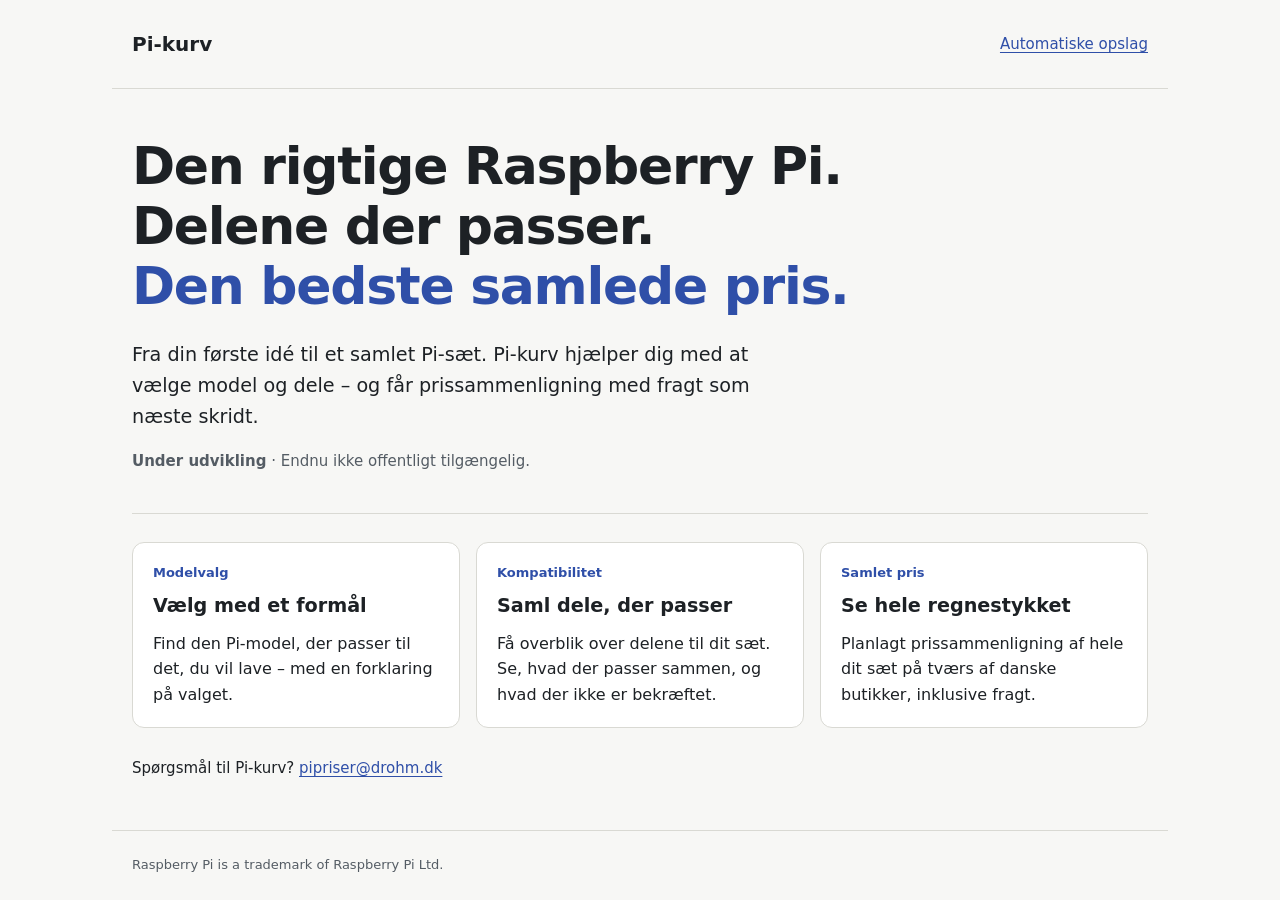
<file: index.html>
<!doctype html>
<html lang="da">
<head>
  <meta charset="utf-8">
  <meta name="viewport" content="width=device-width, initial-scale=1">
  <title>Pi-kurv · Under udvikling</title>
  <meta name="description" content="Pi-kurv hjælper dig med at vælge Raspberry Pi og sammensætte dele. Produktet er under udvikling og endnu ikke offentligt tilgængeligt.">
  <link rel="icon" href="/favicon.svg" type="image/svg+xml">
  <link rel="stylesheet" href="/style.css">
</head>
<body class="landing">
  <header>
    <a class="site-name" href="/" aria-current="page">Pi-kurv</a>
    <nav aria-label="Information"><a href="/bot/">Automatiske opslag</a></nav>
  </header>
  <main>
    <section class="intro" aria-labelledby="product-title">
      <h1 id="product-title"><span>Den rigtige Raspberry Pi.</span> <span>Delene der passer.</span> <span>Den bedste samlede pris.</span></h1>
      <p class="lead">Fra din første idé til et samlet Pi-sæt. Pi-kurv hjælper dig med at vælge model og dele – og får prissammenligning med fragt som næste skridt.</p>
      <p class="status" id="status-title"><strong>Under udvikling</strong> · Endnu ikke offentligt tilgængelig.</p>
    </section>
    <section class="benefits" aria-label="Det hjælper Pi-kurv dig med">
      <article class="card">
        <p class="eyebrow">Modelvalg</p>
        <h2>Vælg med et formål</h2>
        <p>Find den Pi-model, der passer til det, du vil lave – med en forklaring på valget.</p>
      </article>
      <article class="card">
        <p class="eyebrow">Kompatibilitet</p>
        <h2>Saml dele, der passer</h2>
        <p>Få overblik over delene til dit sæt. Se, hvad der passer sammen, og hvad der ikke er bekræftet.</p>
      </article>
      <article class="card">
        <p class="eyebrow">Samlet pris</p>
        <h2>Se hele regnestykket</h2>
        <p>Planlagt prissammenligning af hele dit sæt på tværs af danske butikker, inklusive fragt.</p>
      </article>
    </section>
    <p class="contact">Spørgsmål til Pi-kurv? <a href="mailto:pipriser@drohm.dk">pipriser@drohm.dk</a></p>
  </main>
  <footer>
    <p>Raspberry Pi is a trademark of Raspberry Pi Ltd.</p>
  </footer>
</body>
</html>
</file>
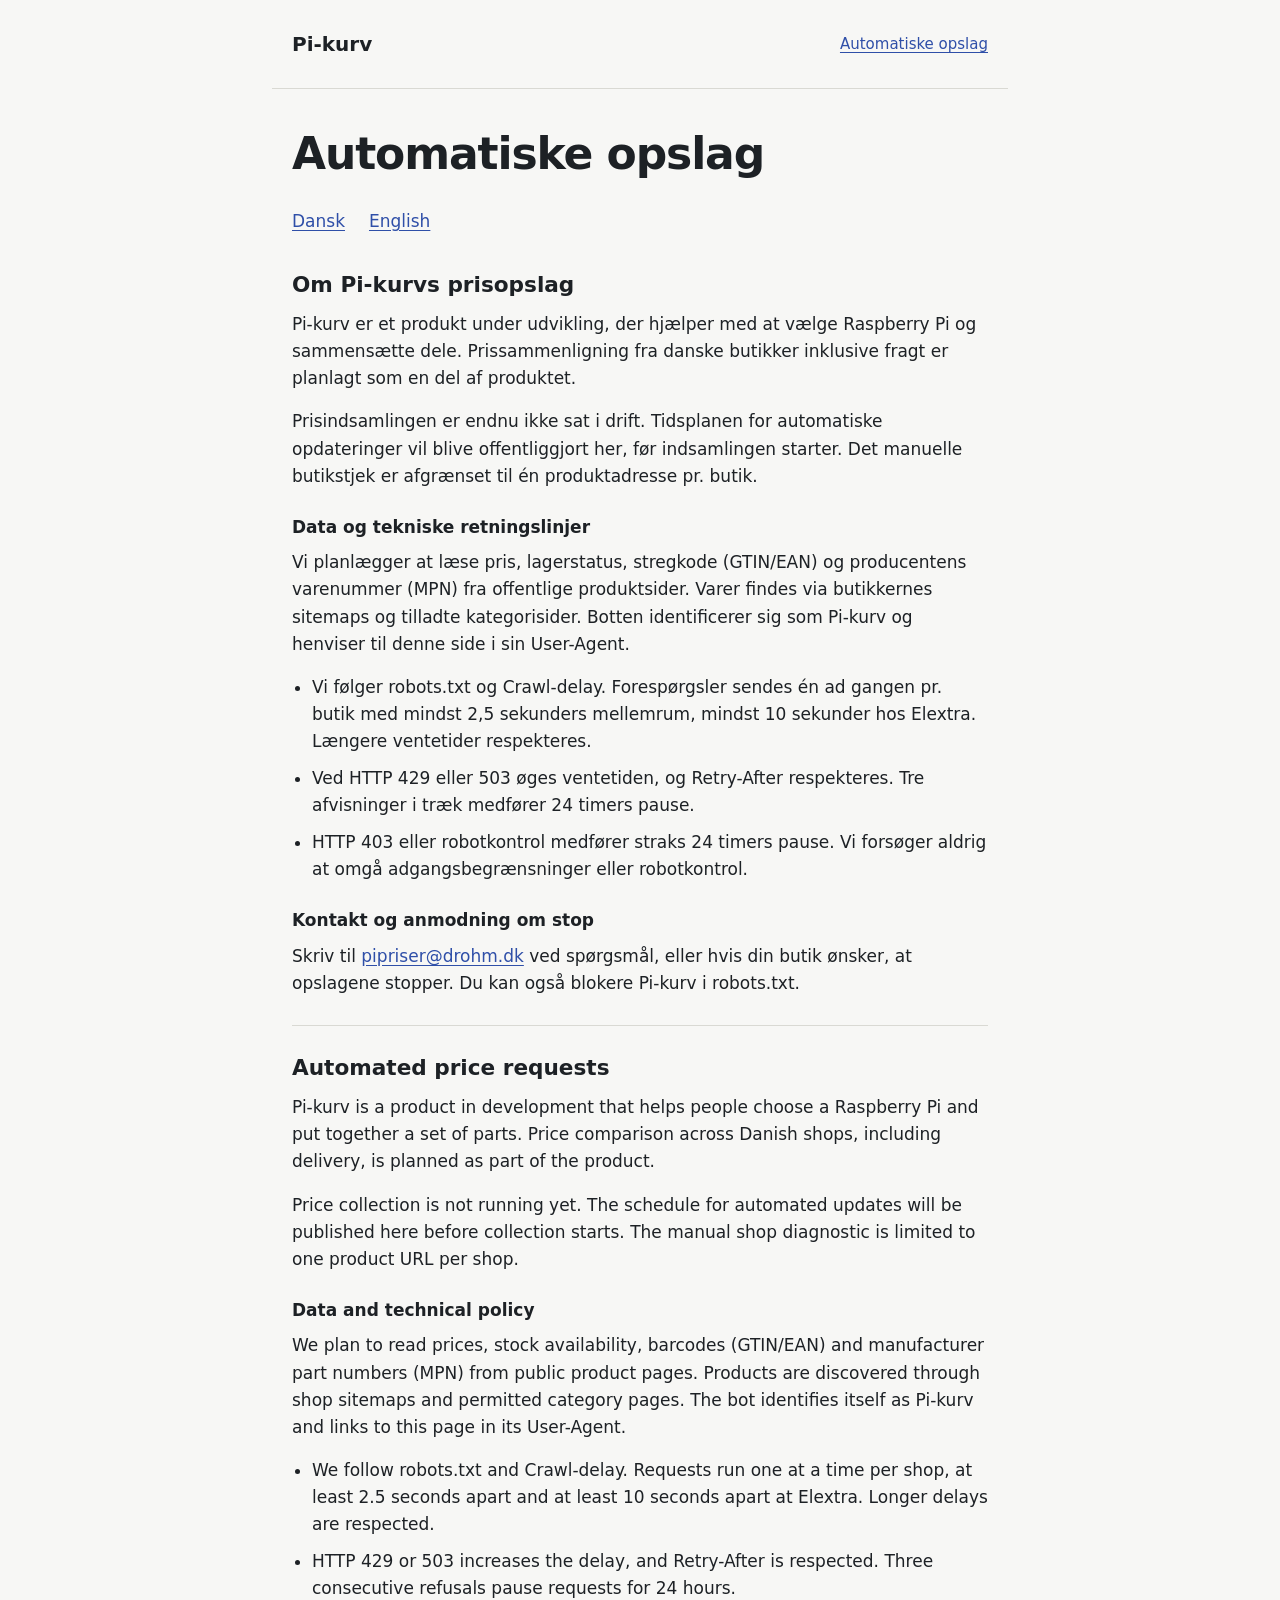
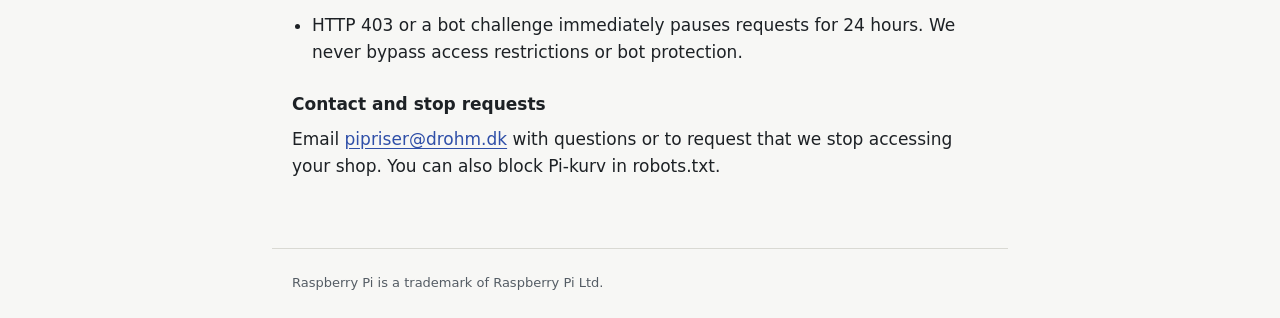
<file: bot/index.html>
<!doctype html>
<html lang="da">
<head>
  <meta charset="utf-8">
  <meta name="viewport" content="width=device-width, initial-scale=1">
  <title>Automatiske opslag · Pi-kurv</title>
  <meta name="description" content="Information om Pi-kurvs planlagte prisopslag, tekniske retningslinjer og kontakt for butikker. Danish and English information for shop operators.">
  <link rel="icon" href="/favicon.svg" type="image/svg+xml">
  <link rel="stylesheet" href="/style.css">
</head>
<body>
  <header>
    <a class="site-name" href="/">Pi-kurv</a>
    <nav aria-label="Information"><a href="/bot/" aria-current="page">Automatiske opslag</a></nav>
  </header>
  <main>
    <h1>Automatiske opslag</h1>
    <nav class="languages" aria-label="Sprog / Language"><a href="#danish-title" lang="da">Dansk</a><a href="#english-title" lang="en">English</a></nav>
    <section aria-labelledby="danish-title">
      <h2 id="danish-title">Om Pi-kurvs prisopslag</h2>
      <p>Pi-kurv er et produkt under udvikling, der hjælper med at vælge Raspberry Pi og sammensætte dele. Prissammenligning fra danske butikker inklusive fragt er planlagt som en del af produktet.</p>
      <p>Prisindsamlingen er endnu ikke sat i drift. Tidsplanen for automatiske opdateringer vil blive offentliggjort her, før indsamlingen starter. Det manuelle butikstjek er afgrænset til én produktadresse pr. butik.</p>
      <h3>Data og tekniske retningslinjer</h3>
      <p>Vi planlægger at læse pris, lagerstatus, stregkode (GTIN/EAN) og producentens varenummer (MPN) fra offentlige produktsider. Varer findes via butikkernes sitemaps og tilladte kategorisider. Botten identificerer sig som Pi-kurv og henviser til denne side i sin User-Agent.</p>
      <ul>
        <li>Vi følger robots.txt og Crawl-delay. Forespørgsler sendes én ad gangen pr. butik med mindst 2,5 sekunders mellemrum, mindst 10 sekunder hos Elextra. Længere ventetider respekteres.</li>
        <li>Ved HTTP 429 eller 503 øges ventetiden, og Retry-After respekteres. Tre afvisninger i træk medfører 24 timers pause.</li>
        <li>HTTP 403 eller robotkontrol medfører straks 24 timers pause. Vi forsøger aldrig at omgå adgangsbegrænsninger eller robotkontrol.</li>
      </ul>
      <h3>Kontakt og anmodning om stop</h3>
      <p>Skriv til <a href="mailto:pipriser@drohm.dk">pipriser@drohm.dk</a> ved spørgsmål, eller hvis din butik ønsker, at opslagene stopper. Du kan også blokere Pi-kurv i robots.txt.</p>
    </section>
    <section lang="en" aria-labelledby="english-title">
      <h2 id="english-title">Automated price requests</h2>
      <p>Pi-kurv is a product in development that helps people choose a Raspberry Pi and put together a set of parts. Price comparison across Danish shops, including delivery, is planned as part of the product.</p>
      <p>Price collection is not running yet. The schedule for automated updates will be published here before collection starts. The manual shop diagnostic is limited to one product URL per shop.</p>
      <h3>Data and technical policy</h3>
      <p>We plan to read prices, stock availability, barcodes (GTIN/EAN) and manufacturer part numbers (MPN) from public product pages. Products are discovered through shop sitemaps and permitted category pages. The bot identifies itself as Pi-kurv and links to this page in its User-Agent.</p>
      <ul>
        <li>We follow robots.txt and Crawl-delay. Requests run one at a time per shop, at least 2.5 seconds apart and at least 10 seconds apart at Elextra. Longer delays are respected.</li>
        <li>HTTP 429 or 503 increases the delay, and Retry-After is respected. Three consecutive refusals pause requests for 24 hours.</li>
        <li>HTTP 403 or a bot challenge immediately pauses requests for 24 hours. We never bypass access restrictions or bot protection.</li>
      </ul>
      <h3>Contact and stop requests</h3>
      <p>Email <a href="mailto:pipriser@drohm.dk">pipriser@drohm.dk</a> with questions or to request that we stop accessing your shop. You can also block Pi-kurv in robots.txt.</p>
    </section>
  </main>
  <footer>
    <p>Raspberry Pi is a trademark of Raspberry Pi Ltd.</p>
  </footer>
</body>
</html>
</file>
<file: style.css>
/* Temporary public presentation only. Keep application styles in public/ unchanged. */
:root {
  color-scheme: light dark;
  --bg: #f7f7f5;
  --surface: #fff;
  --text: #1d2125;
  --muted: #545c64;
  --accent: #2f4fa8;
  --line: #d9d9d3;
}
@media (prefers-color-scheme: dark) {
  :root {
    --bg: #15181b;
    --surface: #1d2125;
    --text: #e8e9ea;
    --muted: #a7aeb5;
    --accent: #9db3f0;
    --line: #343a40;
  }
}
* { box-sizing: border-box; }
body {
  margin: 0;
  min-height: 100vh;
  display: flex;
  flex-direction: column;
  background: var(--bg);
  color: var(--text);
  font: 1.0625rem/1.6 system-ui, -apple-system, 'Segoe UI', Roboto, sans-serif;
}
a { color: var(--accent); text-underline-offset: 0.2em; overflow-wrap: anywhere; }
a:focus-visible { outline: 3px solid var(--accent); outline-offset: 3px; }
header, main, footer { width: min(100%, 46rem); margin-inline: auto; padding-inline: 1.25rem; }
header { display: flex; flex-wrap: wrap; align-items: center; justify-content: space-between; gap: 0.5rem 1.5rem; padding-block: 1.25rem; border-bottom: 1px solid var(--line); }
header a, .languages a { display: inline-block; padding-block: 0.5rem; }
header nav { font-size: 0.9375rem; }
.site-name { color: var(--text); font-size: 1.25rem; font-weight: 700; text-decoration: none; }
main { flex: 1; padding-block: 2.5rem; }
h1 { margin: 0 0 1.25rem; font-size: clamp(2rem, 6vw, 2.75rem); line-height: 1.15; letter-spacing: -0.025em; }
h2 { margin: 0 0 0.75rem; font-size: 1.35rem; line-height: 1.3; }
h3 { margin: 1.5rem 0 0.5rem; font-size: 1.0625rem; }
p { margin: 0 0 1rem; }
.lead { font-size: 1.2rem; }
section { margin-block: 1.75rem; }
section + section { padding-top: 1.75rem; border-top: 1px solid var(--line); }
ul { margin: 0 0 1.5rem; padding-left: 1.25rem; }
li + li { margin-top: 0.6rem; }
.languages { display: flex; gap: 1.5rem; }
footer { padding-block: 1.25rem; border-top: 1px solid var(--line); color: var(--muted); font-size: 0.8125rem; }
footer p { margin: 0.25rem 0; }

/* Three product benefits, using the application's existing palette and soft cards. */
.landing header, .landing main, .landing footer { width: min(100%, 66rem); }
.landing main { padding-block: 3rem 2.5rem; }
.intro { margin: 0; }
.intro h1 { font-size: clamp(2rem, 4.5vw, 3.25rem); }
.intro h1 span { display: block; }
.intro h1 span:last-child { color: var(--accent); }
.intro .lead { max-width: 39rem; margin-block: 1.5rem 1rem; }
.status { color: var(--muted); font-size: 0.9375rem; }
.status strong { font-weight: 600; }
.benefits { display: grid; grid-template-columns: repeat(3, minmax(0, 1fr)); gap: 1rem; margin-block: 2.5rem 1.75rem; }
.benefits .card { padding: 1.25rem; border: 1px solid var(--line); border-radius: 12px; background: var(--surface); }
.eyebrow { color: var(--accent); font-size: 0.8125rem; font-weight: 600; margin-bottom: 0.65rem; }
.benefits h2 { font-size: 1.2rem; }
.benefits .card > p:last-child { margin-bottom: 0; font-size: 1rem; }
.contact { margin: 0; font-size: 0.9375rem; }
@media (max-width: 700px) {
  .landing main { padding-top: 2rem; }
  .benefits { grid-template-columns: 1fr; gap: 0.75rem; margin-top: 2rem; }
}
</file>
